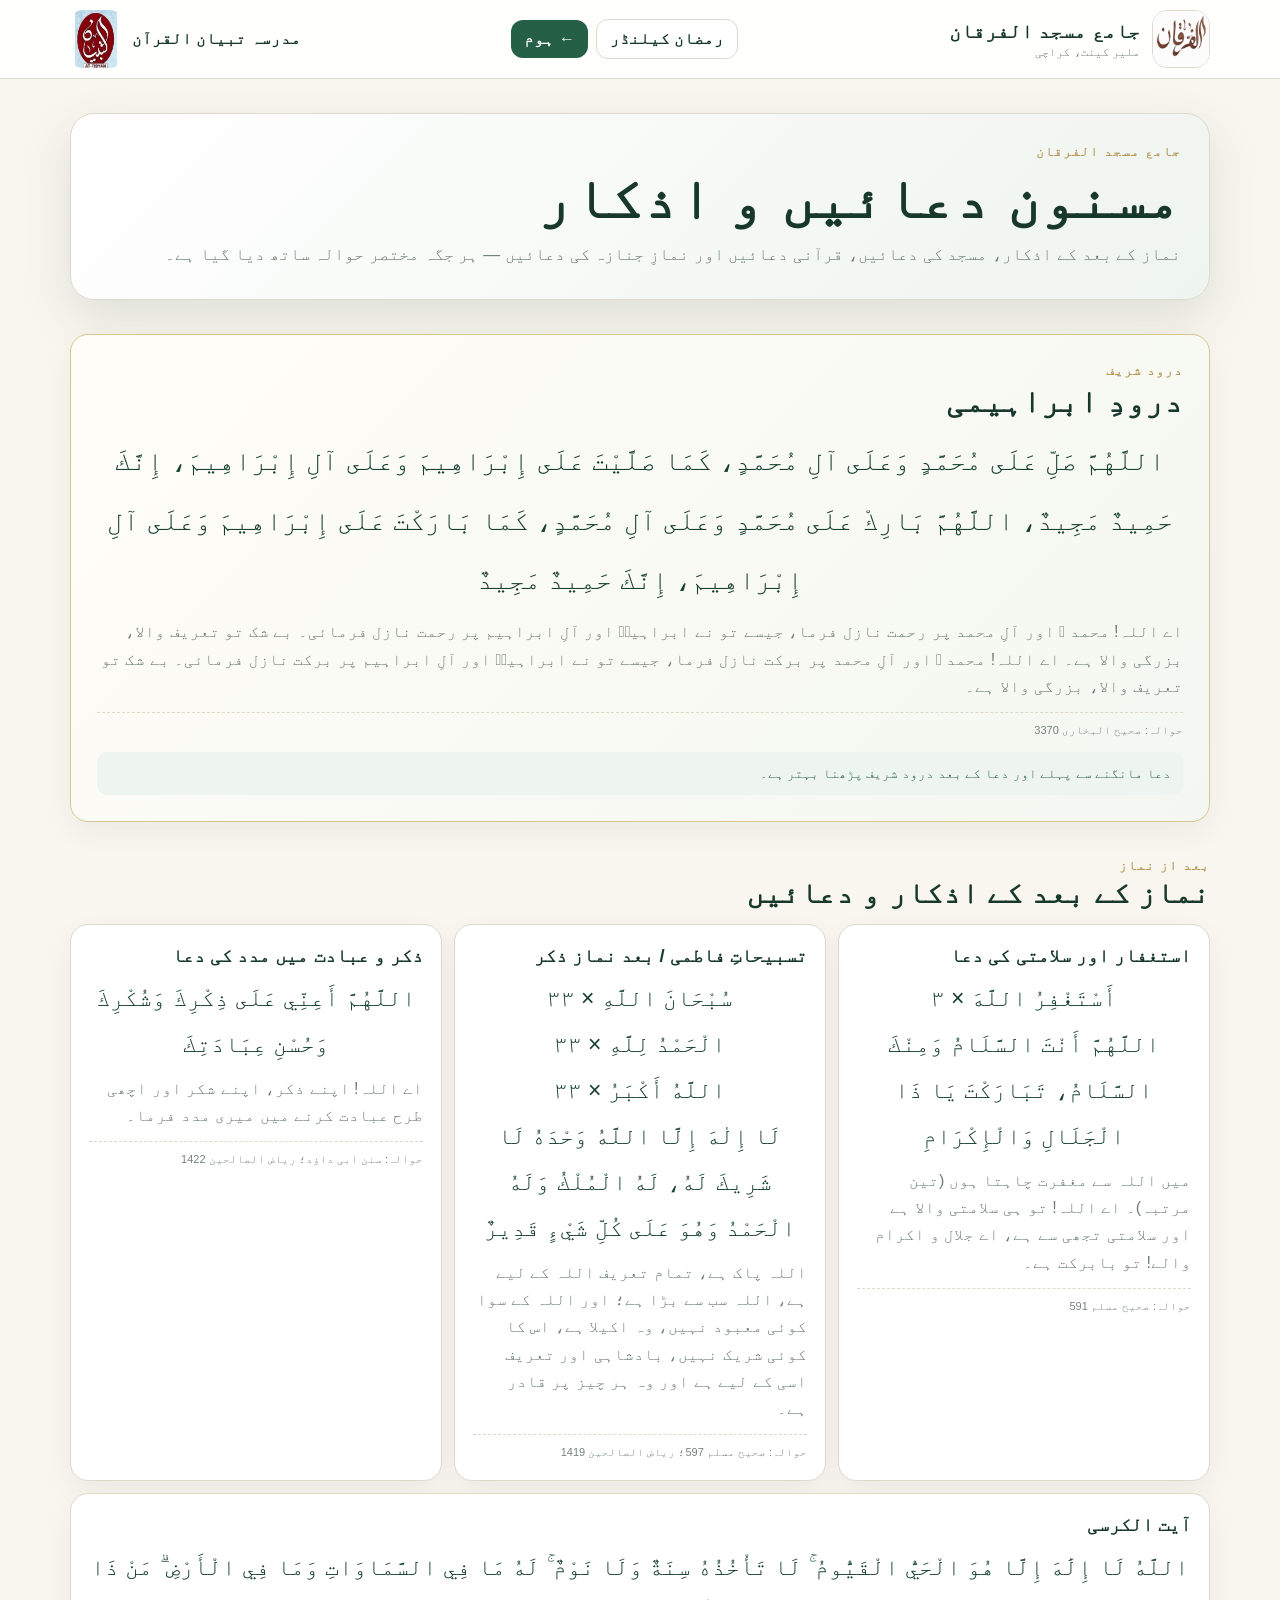
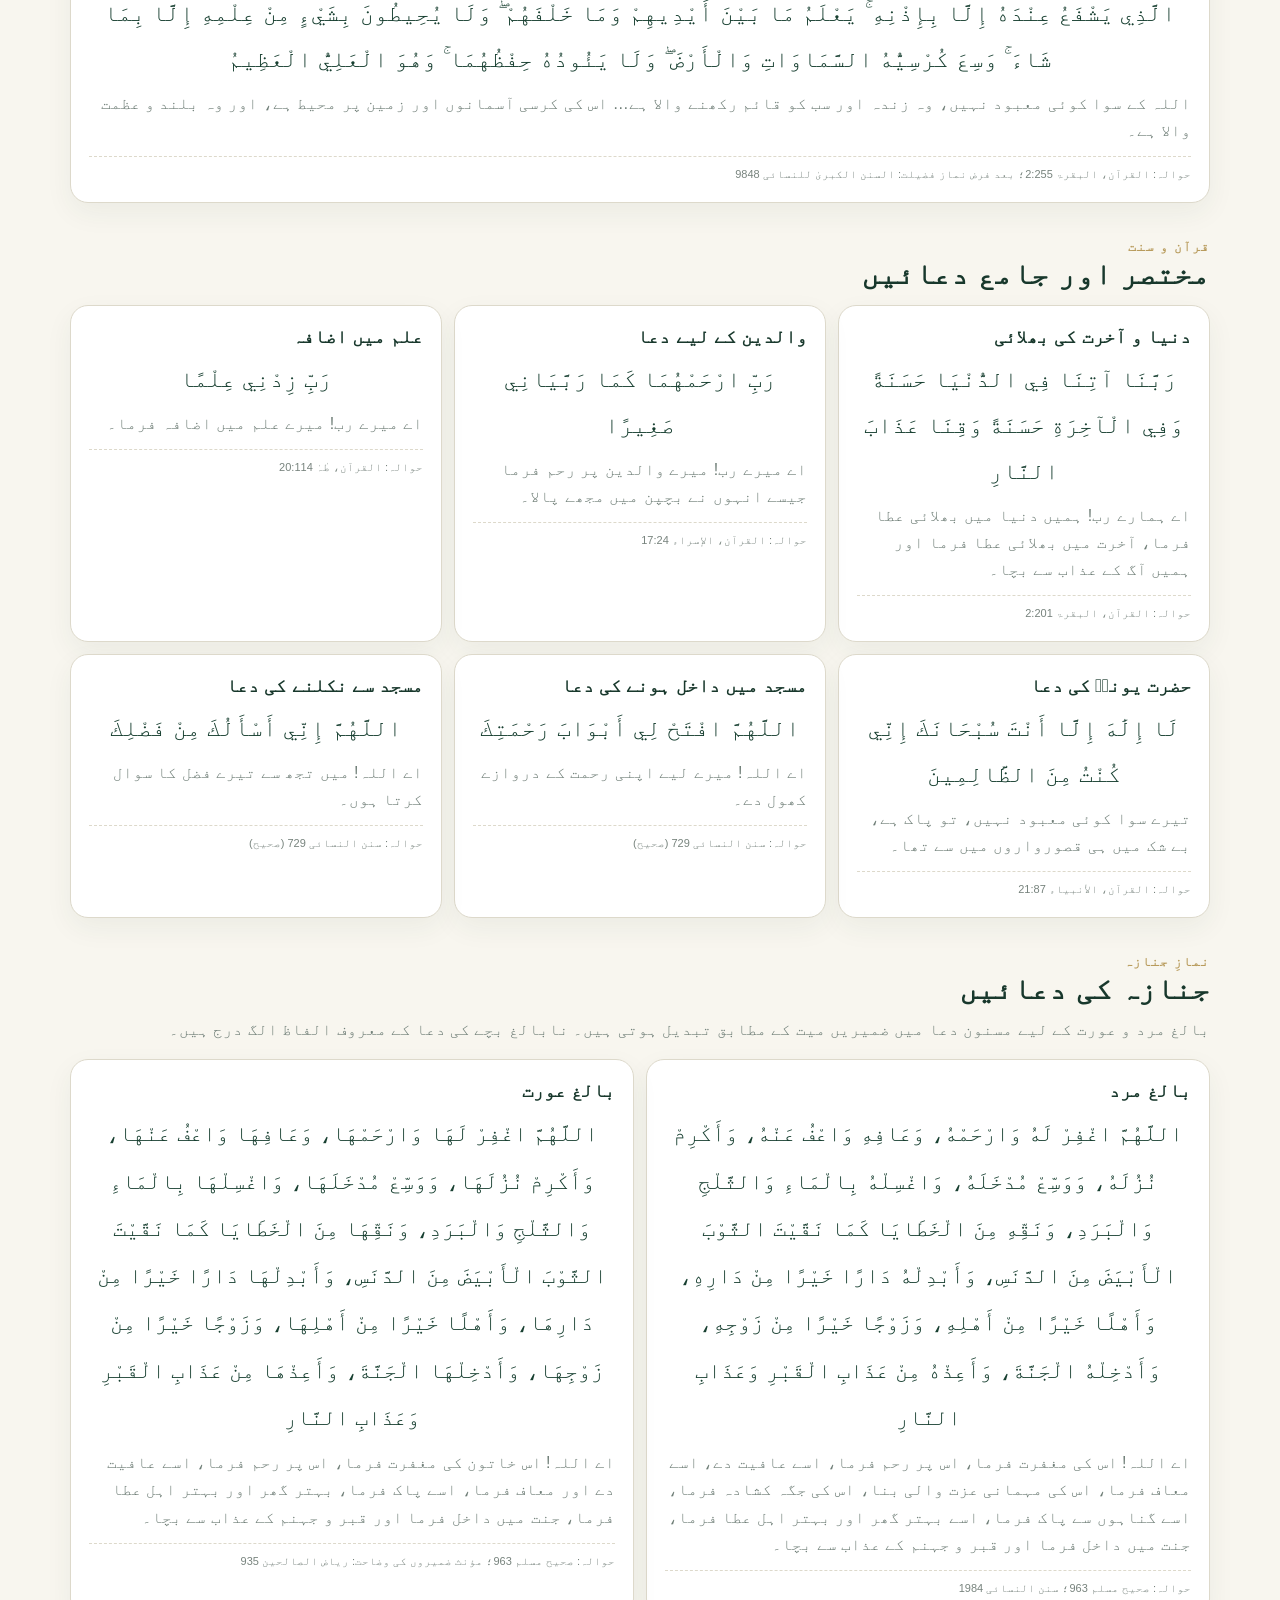
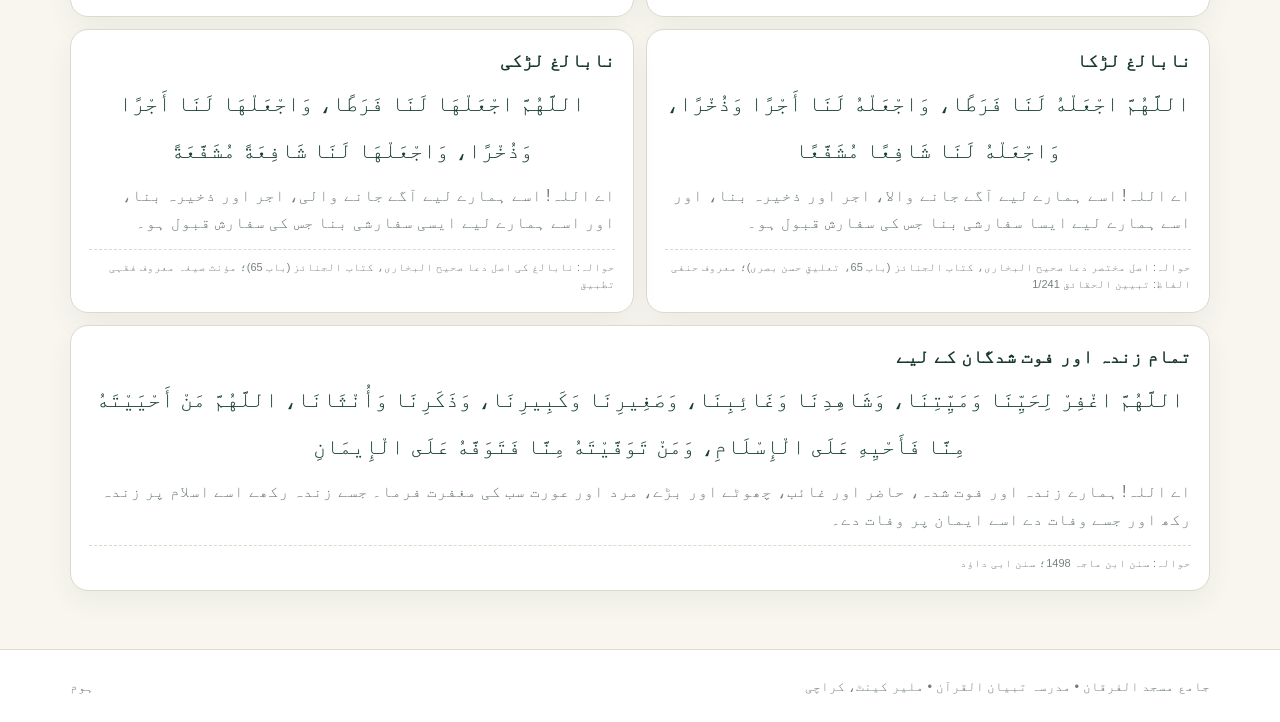
<file: duas.html>
<!doctype html><html lang="ur" dir="rtl"><head><meta charset="utf-8"><meta name="viewport" content="width=device-width,initial-scale=1"><meta name="theme-color" content="#f8f6ef"><title>دعائیں — جامع مسجد الفرقان</title><link rel="stylesheet" href="styles.css"></head><body>
<header class="topbar"><div class="wrap nav"><div class="brand dual-brand"><img src="assets/logo.png" alt="Masjid Al-Furqan logo"><div><strong>جامع مسجد الفرقان</strong><span>ملیر کینٹ، کراچی</span></div></div><div class="nav-actions"><a class="btn btn-light" href="ramadan.html">رمضان کیلنڈر</a><a class="btn btn-dark" href="index.html">← ہوم</a></div><div class="tibyan-brand"><span>مدرسہ تبیان القرآن</span><img src="assets/attibyan-logo.png" alt="At-Tibyan logo"></div></div></header>
<main class="wrap resources-main">
<section class="resources-intro"><span class="kicker">جامع مسجد الفرقان</span><h1>مسنون دعائیں و اذکار</h1><p>نماز کے بعد کے اذکار، مسجد کی دعائیں، قرآنی دعائیں اور نمازِ جنازہ کی دعائیں — ہر جگہ مختصر حوالہ ساتھ دیا گیا ہے۔</p></section>

<section class="section"><article class="dua-card durood-feature"><span class="kicker">درود شریف</span><h2>درودِ ابراہیمی</h2><div class="dua-ar">اللَّهُمَّ صَلِّ عَلَى مُحَمَّدٍ وَعَلَى آلِ مُحَمَّدٍ، كَمَا صَلَّيْتَ عَلَى إِبْرَاهِيمَ وَعَلَى آلِ إِبْرَاهِيمَ، إِنَّكَ حَمِيدٌ مَجِيدٌ، اللَّهُمَّ بَارِكْ عَلَى مُحَمَّدٍ وَعَلَى آلِ مُحَمَّدٍ، كَمَا بَارَكْتَ عَلَى إِبْرَاهِيمَ وَعَلَى آلِ إِبْرَاهِيمَ، إِنَّكَ حَمِيدٌ مَجِيدٌ</div><div class="dua-trans">اے اللہ! محمد ﷺ اور آلِ محمد پر رحمت نازل فرما، جیسے تو نے ابراہیمؑ اور آلِ ابراہیم پر رحمت نازل فرمائی۔ بے شک تو تعریف والا، بزرگی والا ہے۔ اے اللہ! محمد ﷺ اور آلِ محمد پر برکت نازل فرما، جیسے تو نے ابراہیمؑ اور آلِ ابراہیم پر برکت نازل فرمائی۔ بے شک تو تعریف والا، بزرگی والا ہے۔</div><div class="dua-source">حوالہ: صحیح البخاری 3370</div><p class="dua-note">دعا مانگنے سے پہلے اور دعا کے بعد درود شریف پڑھنا بہتر ہے۔</p></article></section>

<section class="section"><div class="section-title"><div><span class="kicker">بعد از نماز</span><h2>نماز کے بعد کے اذکار و دعائیں</h2></div></div><div class="dua-grid">
<article class="dua-card"><h3>استغفار اور سلامتی کی دعا</h3><div class="dua-ar">أَسْتَغْفِرُ اللَّهَ × ٣<br>اللَّهُمَّ أَنْتَ السَّلَامُ وَمِنْكَ السَّلَامُ، تَبَارَكْتَ يَا ذَا الْجَلَالِ وَالْإِكْرَامِ</div><div class="dua-trans">میں اللہ سے مغفرت چاہتا ہوں (تین مرتبہ)۔ اے اللہ! تو ہی سلامتی والا ہے اور سلامتی تجھی سے ہے، اے جلال و اکرام والے! تو بابرکت ہے۔</div><div class="dua-source">حوالہ: صحیح مسلم 591</div></article>
<article class="dua-card"><h3>تسبیحاتِ فاطمی / بعد نماز ذکر</h3><div class="dua-ar">سُبْحَانَ اللَّهِ × ٣٣<br>الْحَمْدُ لِلَّهِ × ٣٣<br>اللَّهُ أَكْبَرُ × ٣٣<br>لَا إِلٰهَ إِلَّا اللَّهُ وَحْدَهُ لَا شَرِيكَ لَهُ، لَهُ الْمُلْكُ وَلَهُ الْحَمْدُ وَهُوَ عَلَى كُلِّ شَيْءٍ قَدِيرٌ</div><div class="dua-trans">اللہ پاک ہے، تمام تعریف اللہ کے لیے ہے، اللہ سب سے بڑا ہے؛ اور اللہ کے سوا کوئی معبود نہیں، وہ اکیلا ہے، اس کا کوئی شریک نہیں، بادشاہی اور تعریف اسی کے لیے ہے اور وہ ہر چیز پر قادر ہے۔</div><div class="dua-source">حوالہ: صحیح مسلم 597؛ ریاض الصالحین 1419</div></article>
<article class="dua-card"><h3>ذکر و عبادت میں مدد کی دعا</h3><div class="dua-ar">اللَّهُمَّ أَعِنِّي عَلَى ذِكْرِكَ وَشُكْرِكَ وَحُسْنِ عِبَادَتِكَ</div><div class="dua-trans">اے اللہ! اپنے ذکر، اپنے شکر اور اچھی طرح عبادت کرنے میں میری مدد فرما۔</div><div class="dua-source">حوالہ: سنن ابی داؤد؛ ریاض الصالحین 1422</div></article>
<article class="dua-card wide-dua"><h3>آیت الکرسی</h3><div class="dua-ar">اللَّهُ لَا إِلَٰهَ إِلَّا هُوَ الْحَيُّ الْقَيُّومُ ۚ لَا تَأْخُذُهُ سِنَةٌ وَلَا نَوْمٌ ۚ لَهُ مَا فِي السَّمَاوَاتِ وَمَا فِي الْأَرْضِ ۗ مَنْ ذَا الَّذِي يَشْفَعُ عِنْدَهُ إِلَّا بِإِذْنِهِ ۚ يَعْلَمُ مَا بَيْنَ أَيْدِيهِمْ وَمَا خَلْفَهُمْ ۖ وَلَا يُحِيطُونَ بِشَيْءٍ مِنْ عِلْمِهِ إِلَّا بِمَا شَاءَ ۚ وَسِعَ كُرْسِيُّهُ السَّمَاوَاتِ وَالْأَرْضَ ۖ وَلَا يَئُودُهُ حِفْظُهُمَا ۚ وَهُوَ الْعَلِيُّ الْعَظِيمُ</div><div class="dua-trans">اللہ کے سوا کوئی معبود نہیں، وہ زندہ اور سب کو قائم رکھنے والا ہے… اس کی کرسی آسمانوں اور زمین پر محیط ہے، اور وہ بلند و عظمت والا ہے۔</div><div class="dua-source">حوالہ: القرآن، البقرۃ 2:255؛ بعد فرض نماز فضیلت: السنن الکبریٰ للنسائی 9848</div></article>
</div></section>

<section class="section"><div class="section-title"><div><span class="kicker">قرآن و سنت</span><h2>مختصر اور جامع دعائیں</h2></div></div><div class="dua-grid">
<article class="dua-card"><h3>دنیا و آخرت کی بھلائی</h3><div class="dua-ar">رَبَّنَا آتِنَا فِي الدُّنْيَا حَسَنَةً وَفِي الْآخِرَةِ حَسَنَةً وَقِنَا عَذَابَ النَّارِ</div><div class="dua-trans">اے ہمارے رب! ہمیں دنیا میں بھلائی عطا فرما، آخرت میں بھلائی عطا فرما اور ہمیں آگ کے عذاب سے بچا۔</div><div class="dua-source">حوالہ: القرآن، البقرۃ 2:201</div></article>
<article class="dua-card"><h3>والدین کے لیے دعا</h3><div class="dua-ar">رَبِّ ارْحَمْهُمَا كَمَا رَبَّيَانِي صَغِيرًا</div><div class="dua-trans">اے میرے رب! میرے والدین پر رحم فرما جیسے انہوں نے بچپن میں مجھے پالا۔</div><div class="dua-source">حوالہ: القرآن، الإسراء 17:24</div></article>
<article class="dua-card"><h3>علم میں اضافہ</h3><div class="dua-ar">رَبِّ زِدْنِي عِلْمًا</div><div class="dua-trans">اے میرے رب! میرے علم میں اضافہ فرما۔</div><div class="dua-source">حوالہ: القرآن، طٰہٰ 20:114</div></article>
<article class="dua-card"><h3>حضرت یونسؑ کی دعا</h3><div class="dua-ar">لَا إِلَٰهَ إِلَّا أَنْتَ سُبْحَانَكَ إِنِّي كُنْتُ مِنَ الظَّالِمِينَ</div><div class="dua-trans">تیرے سوا کوئی معبود نہیں، تو پاک ہے، بے شک میں ہی قصورواروں میں سے تھا۔</div><div class="dua-source">حوالہ: القرآن، الأنبیاء 21:87</div></article>
<article class="dua-card"><h3>مسجد میں داخل ہونے کی دعا</h3><div class="dua-ar">اللَّهُمَّ افْتَحْ لِي أَبْوَابَ رَحْمَتِكَ</div><div class="dua-trans">اے اللہ! میرے لیے اپنی رحمت کے دروازے کھول دے۔</div><div class="dua-source">حوالہ: سنن النسائی 729 (صحیح)</div></article>
<article class="dua-card"><h3>مسجد سے نکلنے کی دعا</h3><div class="dua-ar">اللَّهُمَّ إِنِّي أَسْأَلُكَ مِنْ فَضْلِكَ</div><div class="dua-trans">اے اللہ! میں تجھ سے تیرے فضل کا سوال کرتا ہوں۔</div><div class="dua-source">حوالہ: سنن النسائی 729 (صحیح)</div></article>
</div></section>

<section class="section"><div class="section-title"><div><span class="kicker">نمازِ جنازہ</span><h2>جنازہ کی دعائیں</h2></div></div><p class="section-help">بالغ مرد و عورت کے لیے مسنون دعا میں ضمیریں میت کے مطابق تبدیل ہوتی ہیں۔ نابالغ بچے کی دعا کے معروف الفاظ الگ درج ہیں۔</p><div class="janazah-grid">
<article class="dua-card janazah-card"><h3>بالغ مرد</h3><div class="dua-ar">اللَّهُمَّ اغْفِرْ لَهُ وَارْحَمْهُ، وَعَافِهِ وَاعْفُ عَنْهُ، وَأَكْرِمْ نُزُلَهُ، وَوَسِّعْ مُدْخَلَهُ، وَاغْسِلْهُ بِالْمَاءِ وَالثَّلْجِ وَالْبَرَدِ، وَنَقِّهِ مِنَ الْخَطَايَا كَمَا نَقَّيْتَ الثَّوْبَ الْأَبْيَضَ مِنَ الدَّنَسِ، وَأَبْدِلْهُ دَارًا خَيْرًا مِنْ دَارِهِ، وَأَهْلًا خَيْرًا مِنْ أَهْلِهِ، وَزَوْجًا خَيْرًا مِنْ زَوْجِهِ، وَأَدْخِلْهُ الْجَنَّةَ، وَأَعِذْهُ مِنْ عَذَابِ الْقَبْرِ وَعَذَابِ النَّارِ</div><div class="dua-trans">اے اللہ! اس کی مغفرت فرما، اس پر رحم فرما، اسے عافیت دے، اسے معاف فرما، اس کی مہمانی عزت والی بنا، اس کی جگہ کشادہ فرما، اسے گناہوں سے پاک فرما، اسے بہتر گھر اور بہتر اہل عطا فرما، جنت میں داخل فرما اور قبر و جہنم کے عذاب سے بچا۔</div><div class="dua-source">حوالہ: صحیح مسلم 963؛ سنن النسائی 1984</div></article>
<article class="dua-card janazah-card"><h3>بالغ عورت</h3><div class="dua-ar">اللَّهُمَّ اغْفِرْ لَهَا وَارْحَمْهَا، وَعَافِهَا وَاعْفُ عَنْهَا، وَأَكْرِمْ نُزُلَهَا، وَوَسِّعْ مُدْخَلَهَا، وَاغْسِلْهَا بِالْمَاءِ وَالثَّلْجِ وَالْبَرَدِ، وَنَقِّهَا مِنَ الْخَطَايَا كَمَا نَقَّيْتَ الثَّوْبَ الْأَبْيَضَ مِنَ الدَّنَسِ، وَأَبْدِلْهَا دَارًا خَيْرًا مِنْ دَارِهَا، وَأَهْلًا خَيْرًا مِنْ أَهْلِهَا، وَزَوْجًا خَيْرًا مِنْ زَوْجِهَا، وَأَدْخِلْهَا الْجَنَّةَ، وَأَعِذْهَا مِنْ عَذَابِ الْقَبْرِ وَعَذَابِ النَّارِ</div><div class="dua-trans">اے اللہ! اس خاتون کی مغفرت فرما، اس پر رحم فرما، اسے عافیت دے اور معاف فرما، اسے پاک فرما، بہتر گھر اور بہتر اہل عطا فرما، جنت میں داخل فرما اور قبر و جہنم کے عذاب سے بچا۔</div><div class="dua-source">حوالہ: صحیح مسلم 963؛ مؤنث ضمیروں کی وضاحت: ریاض الصالحین 935</div></article>
<article class="dua-card janazah-card"><h3>نابالغ لڑکا</h3><div class="dua-ar">اللَّهُمَّ اجْعَلْهُ لَنَا فَرَطًا، وَاجْعَلْهُ لَنَا أَجْرًا وَذُخْرًا، وَاجْعَلْهُ لَنَا شَافِعًا مُشَفَّعًا</div><div class="dua-trans">اے اللہ! اسے ہمارے لیے آگے جانے والا، اجر اور ذخیرہ بنا، اور اسے ہمارے لیے ایسا سفارشی بنا جس کی سفارش قبول ہو۔</div><div class="dua-source">حوالہ: اصل مختصر دعا صحیح البخاری، کتاب الجنائز (باب 65، تعلیقِ حسن بصری)؛ معروف حنفی الفاظ: تبیین الحقائق 1/241</div></article>
<article class="dua-card janazah-card"><h3>نابالغ لڑکی</h3><div class="dua-ar">اللَّهُمَّ اجْعَلْهَا لَنَا فَرَطًا، وَاجْعَلْهَا لَنَا أَجْرًا وَذُخْرًا، وَاجْعَلْهَا لَنَا شَافِعَةً مُشَفَّعَةً</div><div class="dua-trans">اے اللہ! اسے ہمارے لیے آگے جانے والی، اجر اور ذخیرہ بنا، اور اسے ہمارے لیے ایسی سفارشی بنا جس کی سفارش قبول ہو۔</div><div class="dua-source">حوالہ: نابالغ کی اصل دعا صحیح البخاری، کتاب الجنائز (باب 65)؛ مؤنث صیغہ معروف فقہی تطبیق</div></article>
<article class="dua-card janazah-card wide-dua"><h3>تمام زندہ اور فوت شدگان کے لیے</h3><div class="dua-ar">اللَّهُمَّ اغْفِرْ لِحَيِّنَا وَمَيِّتِنَا، وَشَاهِدِنَا وَغَائِبِنَا، وَصَغِيرِنَا وَكَبِيرِنَا، وَذَكَرِنَا وَأُنْثَانَا، اللَّهُمَّ مَنْ أَحْيَيْتَهُ مِنَّا فَأَحْيِهِ عَلَى الْإِسْلَامِ، وَمَنْ تَوَفَّيْتَهُ مِنَّا فَتَوَفَّهُ عَلَى الْإِيمَانِ</div><div class="dua-trans">اے اللہ! ہمارے زندہ اور فوت شدہ، حاضر اور غائب، چھوٹے اور بڑے، مرد اور عورت سب کی مغفرت فرما۔ جسے زندہ رکھے اسے اسلام پر زندہ رکھ اور جسے وفات دے اسے ایمان پر وفات دے۔</div><div class="dua-source">حوالہ: سنن ابن ماجہ 1498؛ سنن ابی داؤد</div></article>
</div></section>
</main><footer><div class="wrap footer-inner"><span>جامع مسجد الفرقان • مدرسہ تبیان القرآن • ملیر کینٹ، کراچی</span><a href="index.html">ہوم</a></div></footer></body></html>
</file>
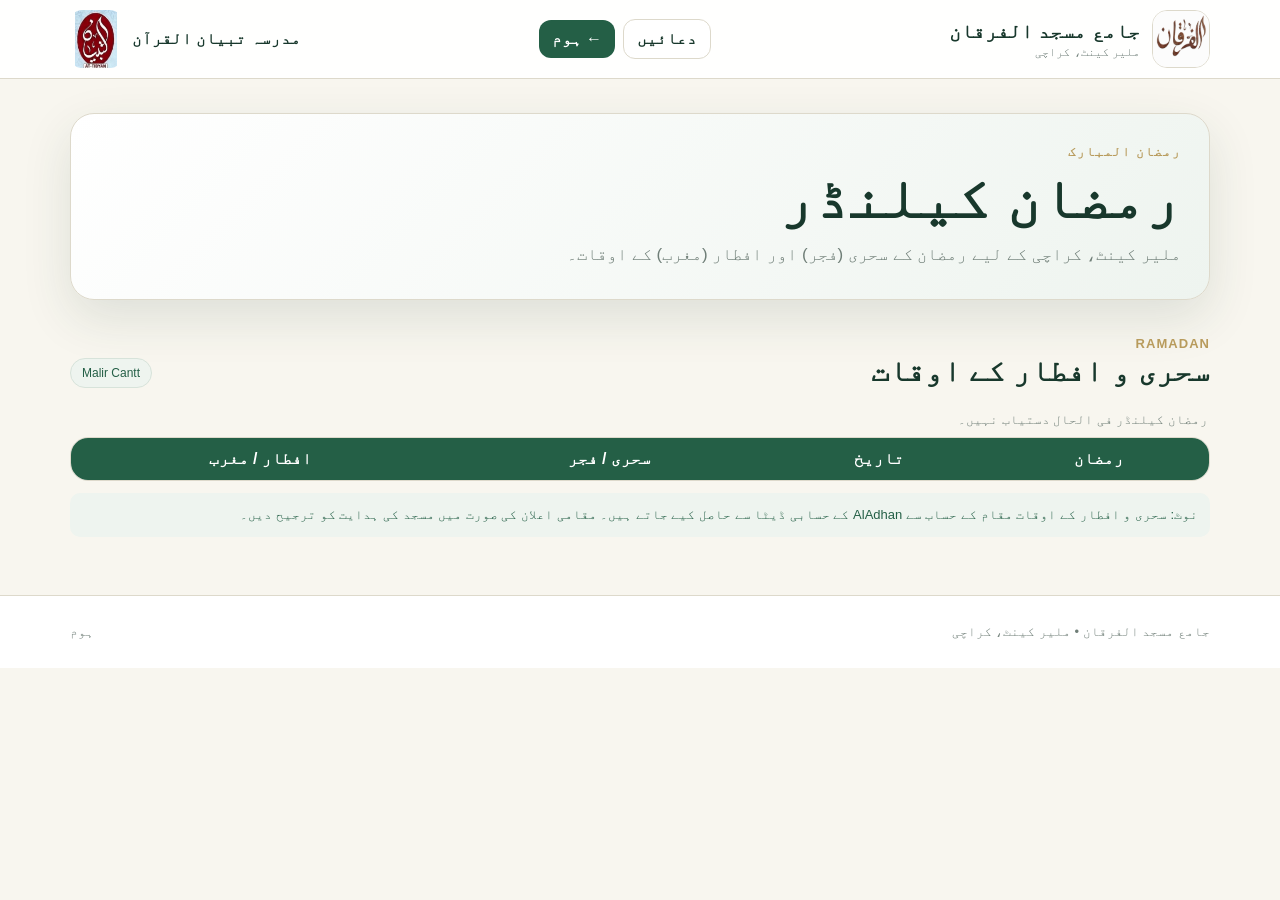
<file: ramadan.html>
<!doctype html><html lang="ur" dir="rtl"><head><meta charset="utf-8"><meta name="viewport" content="width=device-width,initial-scale=1"><meta name="theme-color" content="#f8f6ef"><title>رمضان کیلنڈر — جامع مسجد الفرقان</title><link rel="stylesheet" href="styles.css"></head><body>
<header class="topbar"><div class="wrap nav"><div class="brand dual-brand"><img src="assets/logo.png" alt="Masjid Al-Furqan logo"><div><strong>جامع مسجد الفرقان</strong><span>ملیر کینٹ، کراچی</span></div></div><div class="nav-actions"><a class="btn btn-light" href="duas.html">دعائیں</a><a class="btn btn-dark" href="index.html">← ہوم</a></div><div class="tibyan-brand"><span>مدرسہ تبیان القرآن</span><img src="assets/attibyan-logo.png" alt="At-Tibyan logo"></div></div></header>
<main class="wrap resources-main"><section class="resources-intro"><span class="kicker">رمضان المبارک</span><h1>رمضان کیلنڈر</h1><p>ملیر کینٹ، کراچی کے لیے رمضان کے سحری (فجر) اور افطار (مغرب) کے اوقات۔</p></section>
<section class="section"><div class="section-title"><div><span class="kicker">Ramadan</span><h2>سحری و افطار کے اوقات</h2></div><span class="pill">Malir Cantt</span></div><div id="ramadanStatus" class="api-note">رمضان کیلنڈر لوڈ ہو رہا ہے…</div><div class="ramadan-wrap"><table class="ramadan-table"><thead><tr><th>رمضان</th><th>تاریخ</th><th>سحری / فجر</th><th>افطار / مغرب</th></tr></thead><tbody id="ramadanRows"></tbody></table></div><p class="dua-note">نوٹ: سحری و افطار کے اوقات مقام کے حساب سے AlAdhan کے حسابی ڈیٹا سے حاصل کیے جاتے ہیں۔ مقامی اعلان کی صورت میں مسجد کی ہدایت کو ترجیح دیں۔</p></section></main>
<footer><div class="wrap footer-inner"><span>جامع مسجد الفرقان • ملیر کینٹ، کراچی</span><a href="index.html">ہوم</a></div></footer><script src="config.js"></script><script src="ramadan.js"></script></body></html>
</file>
<file: styles.css>
:root{
--bg:#f8f6ef;--paper:#fff;--ink:#18382c;--green:#245f46;--green2:#31795a;--gold:#b89b5c;--muted:#6f7e77;--line:#ddd9cb;--soft:#eef4ef;--shadow:0 18px 50px rgba(34,65,52,.12)
}
*{box-sizing:border-box}html{scroll-behavior:smooth}body{margin:0;background:var(--bg);color:var(--ink);font-family:"Noto Nastaliq Urdu","Noto Sans Arabic","Segoe UI",Arial,sans-serif}
a{text-decoration:none;color:inherit}.wrap{width:min(1140px,calc(100% - 28px));margin:auto}
.topbar{position:sticky;top:0;z-index:30;background:rgba(255,255,255,.93);backdrop-filter:blur(14px);border-bottom:1px solid var(--line)}
.nav{min-height:78px;display:flex;align-items:center;justify-content:space-between;gap:16px}.brand{display:flex;align-items:center;gap:12px}.brand img{width:58px;height:58px;object-fit:contain;background:white;border-radius:15px;border:1px solid var(--line)}
.brand strong{display:block;font-size:20px}.brand span{display:block;color:var(--muted);font-size:12px;margin-top:2px}.nav-actions{display:flex;gap:8px;align-items:center;flex-wrap:wrap}
.btn{border:0;border-radius:12px;padding:10px 13px;cursor:pointer;font-weight:700}.btn-light{background:white;border:1px solid var(--line);color:var(--ink)}.btn-dark{background:var(--green);color:white}.full{display:block;text-align:center;margin-top:12px}
.hero{height:470px;position:relative;overflow:hidden;background:#ddd}.hero-photo{width:100%;height:100%;object-fit:cover}.hero-overlay{position:absolute;inset:0;background:linear-gradient(90deg,rgba(17,50,38,.72),rgba(17,50,38,.12))}
.hero-content{position:absolute;inset:0;display:flex;align-items:center}.hero-card{max-width:610px;color:white;padding:24px 0}.kicker{font-size:13px;text-transform:uppercase;letter-spacing:.08em;color:var(--gold);font-weight:800}.hero-card h1{font-size:clamp(44px,7vw,78px);line-height:1;margin:8px 0}.hero-card p{font-size:20px;margin:0 0 18px}.clock{font-family:system-ui,sans-serif;direction:ltr;font-size:clamp(44px,7vw,72px);font-weight:800;letter-spacing:1px}.dates{display:flex;gap:16px;flex-wrap:wrap;font-size:14px;color:#eef5f0}
.main{padding:28px 0 52px}.next-prayer{display:flex;justify-content:space-between;align-items:center;gap:20px;background:linear-gradient(135deg,#fff,#f4f1e8);border:1px solid var(--line);border-radius:24px;padding:24px 28px;box-shadow:var(--shadow);margin-top:-72px;position:relative;z-index:4}.next-prayer h2{font-size:34px;margin:4px 0}.next-prayer p{margin:0;color:var(--muted)}.countdown{font-family:system-ui,sans-serif;direction:ltr;font-size:clamp(42px,8vw,72px);font-weight:900;color:var(--green)}
.alert-banner{margin-top:16px;background:#fff8e6;border:1px solid #e9d49d;border-radius:16px;padding:14px 16px;font-weight:800}.hidden{display:none}
.section{margin-top:34px}.section-title{display:flex;align-items:end;justify-content:space-between;gap:16px;margin-bottom:14px}.section-title h2{margin:2px 0 0;font-size:30px}.pill{background:var(--soft);border:1px solid #d7e3da;border-radius:999px;padding:7px 11px;color:var(--green);font-size:12px}
.prayer-grid{display:grid;grid-template-columns:repeat(5,1fr);gap:10px}.prayer-card{background:white;border:1px solid var(--line);border-radius:18px;padding:17px;text-align:center;box-shadow:0 8px 24px rgba(34,65,52,.06)}.prayer-card.active{border:2px solid var(--green);background:#f2f8f4}.prayer-card h3{margin:0 0 10px;font-size:20px}.p-row{display:flex;justify-content:space-between;gap:10px;padding-top:7px;border-top:1px dashed var(--line);margin-top:7px}.p-row span{color:var(--muted);font-size:12px}.p-row strong{font-family:system-ui,sans-serif;direction:ltr;font-size:14px}.jummah{margin-top:10px;background:var(--green);color:white;border-radius:16px;padding:15px 18px;display:flex;justify-content:space-between;align-items:center}.jummah span{display:block;font-size:11px;opacity:.75}.jummah>strong{font-family:system-ui,sans-serif;direction:ltr;font-size:21px}
.cards{display:grid;grid-template-columns:repeat(3,1fr);gap:12px}.card,.feature-card,.dua-card{background:white;border:1px solid var(--line);border-radius:18px;padding:18px;box-shadow:0 10px 28px rgba(34,65,52,.06)}.card h3,.feature-card h3,.dua-card h3{margin:2px 0 8px}.card p,.feature-card p{margin:0;color:var(--muted);line-height:1.7}.meta{font-size:12px;color:var(--gold);font-weight:800;margin-bottom:6px}
.two-col{display:grid;grid-template-columns:1fr 1fr;gap:12px}.info-line{display:flex;justify-content:space-between;gap:15px;padding:9px 0;border-bottom:1px dashed var(--line)}.info-line:last-child{border-bottom:0}.info-line strong{direction:ltr}.dua-grid{display:grid;grid-template-columns:repeat(3,1fr);gap:12px}.dua-ar{font-size:23px;line-height:2;text-align:center;color:#173f30}.dua-trans{color:var(--muted);line-height:1.7;margin-top:8px}
.gallery{display:grid;grid-template-columns:repeat(4,1fr);gap:10px}.gallery img{width:100%;aspect-ratio:4/3;object-fit:cover;border-radius:16px;border:1px solid var(--line);cursor:pointer;background:white}.map{width:100%;height:310px;border:0;border-radius:14px}.qr{width:180px;max-width:100%;border:1px solid var(--line);border-radius:15px;background:white;padding:7px}.contact{background:var(--green);color:white;border-radius:24px;padding:24px;display:flex;justify-content:space-between;align-items:center;gap:20px}.contact .kicker{color:#e7d39f}.contact-links{display:flex;gap:8px;flex-wrap:wrap}.contact-links a{background:white;color:var(--green);padding:10px 13px;border-radius:12px;font-weight:800}
footer{border-top:1px solid var(--line);background:white}.footer-inner{min-height:72px;display:flex;justify-content:space-between;align-items:center;color:var(--muted);font-size:13px}
@media(max-width:900px){.prayer-grid{grid-template-columns:repeat(2,1fr)}.cards,.dua-grid{grid-template-columns:1fr 1fr}.gallery{grid-template-columns:1fr 1fr}}
@media(max-width:620px){.hero{height:420px}.nav{align-items:flex-start;padding:10px 0}.brand strong{font-size:17px}.brand img{width:50px;height:50px}.nav-actions{justify-content:flex-end}.hero-overlay{background:linear-gradient(90deg,rgba(17,50,38,.75),rgba(17,50,38,.32))}.next-prayer{flex-direction:column;text-align:center;margin-top:-54px}.prayer-grid,.cards,.dua-grid,.two-col{grid-template-columns:1fr}.gallery{grid-template-columns:1fr 1fr}.contact,.footer-inner{flex-direction:column;align-items:flex-start}.hero-card h1{font-size:48px}}
/* v3.1 clean additions */
.dual-brand{min-width:240px}.tibyan-brand{display:flex;align-items:center;gap:10px;font-weight:800;color:var(--ink)}.tibyan-brand img{width:52px;height:58px;object-fit:contain;border-radius:12px}.kalma{font-size:24px!important;line-height:1.8;margin:4px 0 8px!important}.prayer-table{background:#fff;border:1px solid var(--line);border-radius:18px;overflow:hidden;box-shadow:0 8px 24px rgba(34,65,52,.06)}.prayer-head,.prayer-row{display:grid;grid-template-columns:1fr 1fr 1fr;align-items:center;text-align:center}.prayer-head{background:var(--green);color:#fff;font-weight:800;padding:12px}.prayer-row{padding:14px;border-bottom:1px solid var(--line)}.prayer-row:last-child{border-bottom:0}.prayer-row strong{font-size:20px}.prayer-row span{color:var(--muted)}.prayer-row b{font-family:system-ui,sans-serif;direction:ltr;font-size:18px}.info-grid{display:grid;grid-template-columns:repeat(3,1fr);gap:12px}.section-logo{width:60px;height:70px;object-fit:contain}.madrasa-card{background:white;border:1px solid var(--line);border-radius:18px;padding:20px;box-shadow:0 10px 28px rgba(34,65,52,.06)}.madrasa-card p{color:var(--muted);line-height:2}.madrasa-programs{display:grid;grid-template-columns:auto 1fr;gap:10px 18px;border-top:1px dashed var(--line);padding-top:15px}.madrasa-programs span{color:var(--muted)}.ramadan-wrap{overflow:auto;background:white;border:1px solid var(--line);border-radius:18px;max-height:520px}.ramadan-table{width:100%;border-collapse:collapse;min-width:560px}.ramadan-table th{position:sticky;top:0;background:var(--green);color:white;padding:12px}.ramadan-table td{text-align:center;padding:11px;border-bottom:1px solid var(--line);font-family:system-ui,sans-serif;direction:ltr}.api-note{padding:10px 2px;color:var(--muted);font-size:13px}.donation-card .info-line strong{font-size:14px;word-break:break-all}.donation-card p{margin-bottom:12px}
@media(max-width:900px){.info-grid{grid-template-columns:1fr}.tibyan-brand span{display:none}}
@media(max-width:620px){.nav{align-items:center}.dual-brand{min-width:0}.brand div{display:none}.tibyan-brand img{width:44px;height:50px}.nav-actions .btn-light{display:none}.kalma{font-size:19px!important}.prayer-row strong{font-size:18px}.prayer-row b{font-size:16px}.info-grid{grid-template-columns:1fr}}

/* v3.2 readability fixes */
.hero-card{max-width:720px;text-shadow:0 2px 18px rgba(0,0,0,.28)}
.hero-card .kalma{font-size:clamp(34px,5vw,54px)!important;font-weight:800;line-height:1.55;margin:0 0 10px!important;color:#fff}
.hero-card h1{font-size:clamp(42px,6vw,68px);line-height:1.15;margin:0 0 10px}
.hero-location{font-size:clamp(18px,2.4vw,24px)!important;font-weight:700;margin:0 0 10px!important}
.hero-card .dates{margin:0 0 10px;font-size:15px;font-weight:700}
.hero-card .clock{margin-top:2px}
.next-prayer .kicker{font-size:16px}
@media(max-width:620px){.hero{height:500px}.hero-content{align-items:center}.hero-card{padding:18px 0}.hero-card .kalma{font-size:30px!important;line-height:1.6}.hero-card h1{font-size:44px}.hero-location{font-size:18px!important}.hero-card .dates{font-size:13px;gap:10px}.clock{font-size:48px}.next-prayer .kicker{font-size:16px}}

/* v3.3 requested finishing touches */
.pk-flag{width:27px;height:18px;display:inline-block;vertical-align:middle;border-radius:2px;box-shadow:0 1px 3px rgba(0,0,0,.18);flex:0 0 auto}
.brand div{display:flex;flex-direction:column}.brand #brandLoc{display:inline-block}.brand .pk-flag{margin-inline-start:5px}
.hero-location-line{display:flex;align-items:center;gap:9px;margin:0 0 10px}.hero-location-line .hero-location{margin:0!important}.hero-flag{width:34px;height:23px}
.hero-card .dates{display:inline-flex;width:auto;background:rgba(12,38,29,.58);border:1px solid rgba(255,255,255,.2);border-radius:10px;padding:7px 11px;backdrop-filter:blur(3px);text-shadow:0 1px 5px rgba(0,0,0,.65)}
.footer-flag{width:24px;height:16px;margin-inline-start:5px}
@media(max-width:620px){.hero-card .dates{padding:6px 9px;background:rgba(12,38,29,.64)}.hero-flag{width:29px;height:19px}.brand .pk-flag{display:none}}

/* v3.4 resources page */
.resources-banner{display:flex;align-items:center;justify-content:space-between;gap:20px;background:linear-gradient(135deg,#fff,#eef4ef);border:1px solid var(--line);border-radius:20px;padding:22px 24px;box-shadow:0 10px 28px rgba(34,65,52,.06)}
.resources-banner h2{margin:3px 0 5px;font-size:27px}.resources-banner p{margin:0;color:var(--muted);line-height:1.7}.resources-arrow{font-family:system-ui,sans-serif;font-size:34px;color:var(--green);font-weight:800}
.resources-main{padding:34px 0 58px}.resources-intro{background:linear-gradient(135deg,#fff,#eef4ef);border:1px solid var(--line);border-radius:24px;padding:28px;box-shadow:var(--shadow)}.resources-intro h1{font-size:clamp(36px,6vw,58px);margin:4px 0 8px}.resources-intro p{color:var(--muted);font-size:17px;line-height:1.9;margin:0}.janazah-grid{display:grid;grid-template-columns:1fr 1fr;gap:12px}.janazah-card .dua-ar{font-size:22px;line-height:2.15}.dua-note{background:var(--soft);border-radius:10px;padding:10px 12px;color:var(--green);font-size:13px;line-height:1.8;margin:12px 0 0}.ramadan-help{color:var(--muted);margin:-5px 0 8px}
@media(max-width:760px){.janazah-grid{grid-template-columns:1fr}.resources-banner{padding:18px}.resources-banner h2{font-size:23px}.resources-banner p{font-size:14px}.resources-arrow{font-size:28px}.resources-intro{padding:22px}.janazah-card .dua-ar{font-size:20px}}
/* v3.5 expanded duas + separate Ramadan page */
.durood-feature{border:1px solid #d8c58f;background:linear-gradient(135deg,#fffdf7,#f4f7f1);padding:26px}.durood-feature h2{font-size:32px;margin:4px 0 12px}.durood-feature .dua-ar{font-size:27px;line-height:2.2}.dua-source{margin-top:12px;padding-top:9px;border-top:1px dashed var(--line);font-family:"Segoe UI",Arial,sans-serif;font-size:11px;line-height:1.6;color:#77837d;direction:rtl}.section-help{color:var(--muted);line-height:1.9;margin:-5px 0 14px}.wide-dua{grid-column:1/-1}.resource-links{display:grid;grid-template-columns:2fr 1fr;gap:12px}.compact-resource{background:linear-gradient(135deg,#fffaf0,#f3eee1)}
@media(max-width:760px){.resource-links{grid-template-columns:1fr}.durood-feature{padding:20px}.durood-feature h2{font-size:27px}.durood-feature .dua-ar{font-size:22px}.dua-source{font-size:10.5px}.wide-dua{grid-column:auto}}
</file>
